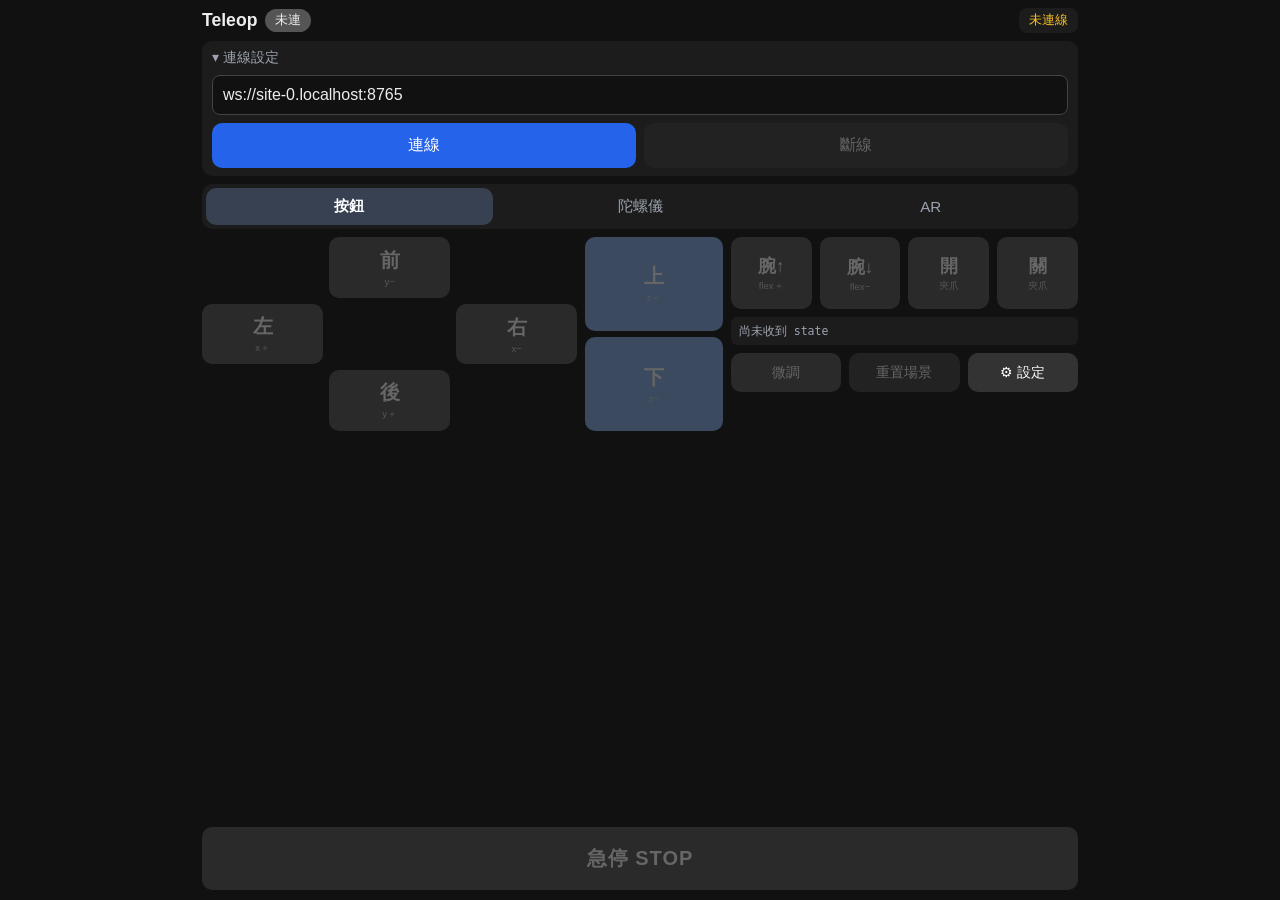
<file: output/teleop_app_sp6/index.html>
<!doctype html>
<html lang="zh-Hant">
  <head>
    <meta charset="UTF-8" />
    <meta
      name="viewport"
      content="width=device-width, initial-scale=1.0, user-scalable=no, viewport-fit=cover"
    />
    <meta name="apple-mobile-web-app-capable" content="yes" />
    <meta name="theme-color" content="#111" />
    <title>Teleop App v0</title>
    <link rel="stylesheet" href="style.css" />
  </head>
  <body>
    <!-- 版面：一個螢幕放得下，不用捲動。上：狀態與模式；中：目前模式的控制；下：狀態列、工具、急停 -->
    <header class="top">
      <div class="top-left">
        <h1>Teleop</h1>
        <span id="status" class="status disconnected">未連</span>
      </div>
      <span id="gate" class="gate blocked">未連線</span>
    </header>

    <!-- 連上後自動收起，斷線時自動展開 -->
    <details id="conn" class="conn" open>
      <summary>連線設定</summary>
      <input
        id="serverUrl"
        type="text"
        inputmode="url"
        autocapitalize="off"
        placeholder="ws://192.168.x.x:8765"
      />
      <div class="row">
        <button id="connectBtn">連線</button>
        <button id="disconnectBtn" class="secondary" disabled>斷線</button>
      </div>
    </details>

    <!-- 模式分頁：一次只顯示一種 -->
    <nav class="tabs" role="tablist">
      <button class="tab" data-tab="buttons" role="tab">按鈕</button>
      <button class="tab" data-tab="gyro" role="tab">陀螺儀</button>
      <button class="tab" data-tab="ar" role="tab">AR</button>
    </nav>

    <main class="controls">
      <!-- 方向鍵：按鈕與陀螺儀模式共用（陀螺儀只控轉向，平移仍用方向鍵） -->
      <section class="pad" data-modes="buttons gyro">
        <div class="dpad">
          <span></span>
          <button class="hold move" data-axis="y" data-dir="-1" disabled>
            前<small>y−</small>
          </button>
          <span></span>
          <button class="hold move" data-axis="x" data-dir="1" disabled>
            左<small>x＋</small>
          </button>
          <span class="dpad-center"></span>
          <button class="hold move" data-axis="x" data-dir="-1" disabled>
            右<small>x−</small>
          </button>
          <span></span>
          <button class="hold move" data-axis="y" data-dir="1" disabled>
            後<small>y＋</small>
          </button>
          <span></span>
        </div>
        <div class="zcol">
          <button class="hold move" data-axis="z" data-dir="1" disabled>
            上<small>z＋</small>
          </button>
          <button class="hold move" data-axis="z" data-dir="-1" disabled>
            下<small>z−</small>
          </button>
        </div>
      </section>

      <!-- 按鈕模式：手腕＋夾爪一排 -->
      <div class="row act" data-modes="buttons">
        <button class="hold wrist" data-dir="1" disabled>
          腕↑<small>flex＋</small>
        </button>
        <button class="hold wrist" data-dir="-1" disabled>
          腕↓<small>flex−</small>
        </button>
        <button class="hold grip" data-action="open" disabled>
          開<small>夾爪</small>
        </button>
        <button class="hold grip" data-action="close" disabled>
          關<small>夾爪</small>
        </button>
      </div>

      <!-- 陀螺儀模式：手腕改用「按住轉手機」，夾爪照舊 -->
      <div class="row act" data-modes="gyro">
        <button id="sensorBtn" class="secondary sensor">
          啟用陀螺儀<small>iPhone 會詢問權限</small>
        </button>
        <button id="orientBtn" class="hold orient" disabled hidden>
          按住轉手機<small id="orientInfo">未啟用</small>
        </button>
        <button class="hold grip" data-action="open" disabled>
          開<small>夾爪</small>
        </button>
        <button class="hold grip" data-action="close" disabled>
          關<small>夾爪</small>
        </button>
      </div>

      <!-- AR 模式：一顆大按鈕進入全螢幕 AR -->
      <section class="ar-panel" data-modes="ar">
        <button id="arStartBtn" class="ar-start" disabled>
          進入 AR<small id="arSupport">檢查中…</small>
        </button>
        <p class="hint">
          按住畫面：手機移動帶動整隻手臂；夾爪用畫面下方的按鈕。iPhone 請用
          XRViewer 開這頁，Android 用 Chrome。
        </p>
      </section>

      <div id="stateBar" class="state-bar">尚未收到 state</div>

      <div class="row tools">
        <button id="modeBtn" class="mode" disabled>微調</button>
        <button id="resetSceneBtn" class="secondary" disabled>重置場景</button>
        <button id="settingsBtn" class="secondary">⚙ 設定</button>
      </div>
    </main>

    <!-- 急停固定在最下方：任何模式都看得到、拇指按得到；急停中才出現解除鈕 -->
    <footer class="estop-bar">
      <button id="estopBtn" class="estop" disabled>急停 STOP</button>
      <button id="estopResetBtn" class="estop-reset" disabled hidden>
        解除急停
      </button>
    </footer>

    <!-- 設定：平常收起來 -->
    <dialog id="settings">
      <div class="sheet-head">
        <h2>設定</h2>
        <button id="settingsCloseBtn" class="secondary">完成</button>
      </div>

      <h3>姿態參數（陀螺儀與 AR 的轉向，按下時讀取）</h3>
      <label
        >增益 gain
        <input
          id="orientGain"
          type="number"
          value="0.7"
          min="0.1"
          max="2"
          step="0.1"
      /></label>
      <label
        >死區（度）
        <input
          id="orientDeadband"
          type="number"
          value="2.5"
          min="0"
          max="15"
          step="0.5"
      /></label>
      <label
        >平滑 smoothing
        <input
          id="orientSmoothing"
          type="number"
          value="0.3"
          min="0"
          max="0.95"
          step="0.05"
      /></label>

      <h3>訊息紀錄與測試</h3>
      <div class="row">
        <button id="helloBtn" class="secondary" disabled>送 hello</button>
        <button id="testBtn" class="secondary" disabled>送 test</button>
        <button id="clearBtn" class="secondary">清空紀錄</button>
      </div>
      <label class="toggle">
        <input id="showHighFreq" type="checkbox" />
        顯示高頻訊息（keepalive、orient_update、pose_update、state）
      </label>
      <ul id="log"></ul>
    </dialog>

    <!-- AR 模式開啟後只顯示這一層（WebXR dom-overlay），疊在相機畫面上 -->
    <div id="arOverlay" hidden>
      <div class="ar-top">
        <span id="arInfo">AR 未開始</span>
        <button id="arEstopResetBtn" class="estop-reset" disabled>
          解除急停
        </button>
        <button id="arResetSceneBtn" class="secondary" disabled>
          重置場景
        </button>
        <button id="arExitBtn" class="secondary">結束 AR</button>
      </div>
      <button id="arEstopBtn" class="estop">急停 STOP</button>
      <div class="ar-control-modes" role="group" aria-label="AR 控制模式">
        <button type="button" data-ar-control="translation" aria-pressed="true">平移</button>
        <button type="button" data-ar-control="wrist" aria-pressed="false">手腕</button>
      </div>
      <div id="arModeHint" class="ar-mode-hint">平移：只控制位置，忽略手機傾斜</div>
      <button id="arClutch" class="hold ar-clutch" disabled>
        <span id="arClutchLabel">按住平移</span>
        <small id="arClutchHint">夾爪用下方按鈕，可以跟這裡同時按</small>
        <small id="arReadout"></small>
      </button>
      <div class="row ar-grip">
        <button class="hold ar-grip-btn" data-action="open" disabled>
          夾爪 開
        </button>
        <button class="hold ar-grip-btn" data-action="close" disabled>
          夾爪 關
        </button>
      </div>
    </div>

    <script src="ar_control_modes.js?v=explicit-v2"></script>
    <script src="app.js?v=explicit-v2"></script>
  </body>
</html>
</file>
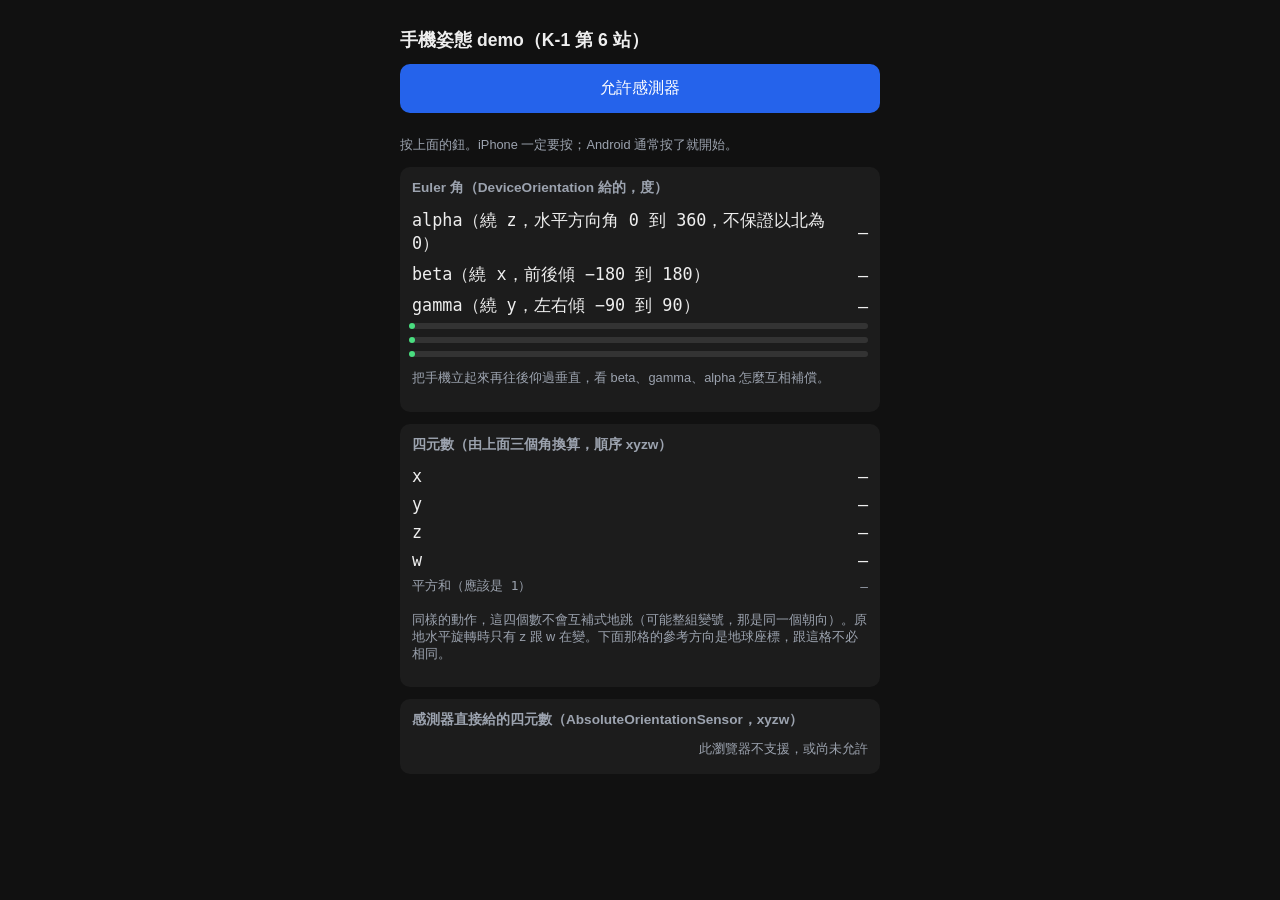
<file: output/teleop_app_sp6/orientation.html>
<!doctype html>
<html lang="zh-Hant">
  <head>
    <meta charset="UTF-8" />
    <meta name="viewport" content="width=device-width, initial-scale=1.0" />
    <title>手機姿態 demo</title>
    <style>
      body {
        font-family: -apple-system, "PingFang TC", sans-serif;
        background: #111;
        color: #eee;
        margin: 0;
        padding: 16px;
        max-width: 480px;
        margin: 0 auto;
      }
      h1 {
        font-size: 1.1rem;
      }
      button {
        width: 100%;
        padding: 14px;
        font-size: 1rem;
        border: none;
        border-radius: 10px;
        background: #2563eb;
        color: #fff;
        margin-bottom: 12px;
      }
      .card {
        background: #1c1c1c;
        border-radius: 10px;
        padding: 12px;
        margin-bottom: 12px;
      }
      .card h2 {
        font-size: 0.85rem;
        color: #9ca3af;
        margin: 0 0 8px;
      }
      table {
        width: 100%;
        border-collapse: collapse;
        font-family: ui-monospace, Menlo, monospace;
        font-size: 1.05rem;
      }
      td {
        padding: 4px 0;
      }
      td:last-child {
        text-align: right;
      }
      .bar {
        height: 6px;
        background: #333;
        border-radius: 3px;
        margin: 2px 0 8px;
        position: relative;
      }
      .bar i {
        position: absolute;
        top: 0;
        height: 6px;
        width: 6px;
        border-radius: 3px;
        background: #4ade80;
        transform: translateX(-3px);
      }
      .note {
        font-size: 0.8rem;
        color: #9ca3af;
      }
      .warn {
        color: #fbbf24;
      }
    </style>
  </head>
  <body>
    <h1>手機姿態 demo（K-1 第 6 站）</h1>
    <button id="btn">允許感測器</button>
    <p id="msg" class="note">
      按上面的鈕。iPhone 一定要按；Android 通常按了就開始。
    </p>

    <div class="card">
      <h2>Euler 角（DeviceOrientation 給的，度）</h2>
      <table>
        <tr>
          <td>alpha（繞 z，水平方向角 0 到 360，不保證以北為 0）</td>
          <td id="a">–</td>
        </tr>
        <tr>
          <td>beta（繞 x，前後傾 −180 到 180）</td>
          <td id="b">–</td>
        </tr>
        <tr>
          <td>gamma（繞 y，左右傾 −90 到 90）</td>
          <td id="g">–</td>
        </tr>
      </table>
      <div class="bar"><i id="ba"></i></div>
      <div class="bar"><i id="bb"></i></div>
      <div class="bar"><i id="bg"></i></div>
      <p class="note">把手機立起來再往後仰過垂直，看 beta、gamma、alpha 怎麼互相補償。</p>
    </div>

    <div class="card">
      <h2>四元數（由上面三個角換算，順序 xyzw）</h2>
      <table>
        <tr>
          <td>x</td>
          <td id="qx">–</td>
        </tr>
        <tr>
          <td>y</td>
          <td id="qy">–</td>
        </tr>
        <tr>
          <td>z</td>
          <td id="qz">–</td>
        </tr>
        <tr>
          <td>w</td>
          <td id="qw">–</td>
        </tr>
        <tr>
          <td class="note">平方和（應該是 1）</td>
          <td id="qn" class="note">–</td>
        </tr>
      </table>
      <p class="note">
        同樣的動作，這四個數不會互補式地跳（可能整組變號，那是同一個朝向）。原地水平旋轉時只有 z 跟 w 在變。下面那格的參考方向是地球座標，跟這格不必相同。
      </p>
    </div>

    <div class="card">
      <h2>感測器直接給的四元數（AbsoluteOrientationSensor，xyzw）</h2>
      <table>
        <tr>
          <td colspan="2" id="sq" class="note">此瀏覽器不支援，或尚未允許</td>
        </tr>
      </table>
    </div>

    <script>
      const $ = (id) => document.getElementById(id);
      const rad = Math.PI / 180;

      // DeviceOrientation 的 Euler 順序是 Z（alpha）、X'（beta）、Y''（gamma），內旋。
      // 換成四元數：q = qz(alpha) · qx(beta) · qy(gamma)
      function eulerToQuat(alpha, beta, gamma) {
        const ca = Math.cos((alpha * rad) / 2),
          sa = Math.sin((alpha * rad) / 2);
        const cb = Math.cos((beta * rad) / 2),
          sb = Math.sin((beta * rad) / 2);
        const cg = Math.cos((gamma * rad) / 2),
          sg = Math.sin((gamma * rad) / 2);
        // 依 ZXY 內旋展開（W3C DeviceOrientation 規格附錄的公式）
        const x = sb * ca * cg - cb * sa * sg;
        const y = cb * ca * sg + sb * sa * cg;
        const z = cb * sa * cg + sb * ca * sg;
        const w = cb * ca * cg - sb * sa * sg;
        return [x, y, z, w];
      }

      function show(id, v, digits = 1) {
        $(id).textContent = v == null ? "–" : v.toFixed(digits);
      }

      function onOrient(e) {
        if (e.alpha == null) {
          $("msg").textContent = "有事件但沒有數值：這台裝置可能沒有陀螺儀。";
          return;
        }
        $("msg").textContent = "收到資料，開始轉手機。";
        show("a", e.alpha);
        show("b", e.beta);
        show("g", e.gamma);
        $("ba").style.left = (e.alpha / 360) * 100 + "%";
        $("bb").style.left = ((e.beta + 180) / 360) * 100 + "%";
        $("bg").style.left = ((e.gamma + 90) / 180) * 100 + "%";
        const q = eulerToQuat(e.alpha, e.beta, e.gamma);
        show("qx", q[0], 3);
        show("qy", q[1], 3);
        show("qz", q[2], 3);
        show("qw", q[3], 3);
        show(
          "qn",
          q.reduce((s, v) => s + v * v, 0),
          3,
        );
      }

      function startSensorQuat() {
        if (!("AbsoluteOrientationSensor" in window)) return;
        try {
          const s = new AbsoluteOrientationSensor({ frequency: 30 });
          s.addEventListener("reading", () => {
            const q = s.quaternion; // xyzw
            $("sq").textContent = q.map((v) => v.toFixed(3)).join("  ");
          });
          s.addEventListener("error", (ev) => {
            $("sq").textContent = "感測器錯誤：" + ev.error.name;
          });
          s.start();
        } catch (err) {
          $("sq").textContent = "無法啟動：" + err.message;
        }
      }

      async function start() {
        if (!window.isSecureContext) {
          $("msg").innerHTML =
            '<span class="warn">這頁不是 HTTPS，手機瀏覽器不會給感測器資料。用 serve_https.py 開。</span>';
          return;
        }
        if (typeof DeviceOrientationEvent?.requestPermission === "function") {
          const r = await DeviceOrientationEvent.requestPermission();
          if (r !== "granted") {
            $("msg").innerHTML = '<span class="warn">沒拿到權限。</span>';
            return;
          }
        }
        window.addEventListener("deviceorientation", onOrient);
        startSensorQuat();
        $("msg").textContent = "等資料中…（桌機沒有感測器，會一直等）";
      }
      $("btn").onclick = start;
    </script>
  </body>
</html>
</file>
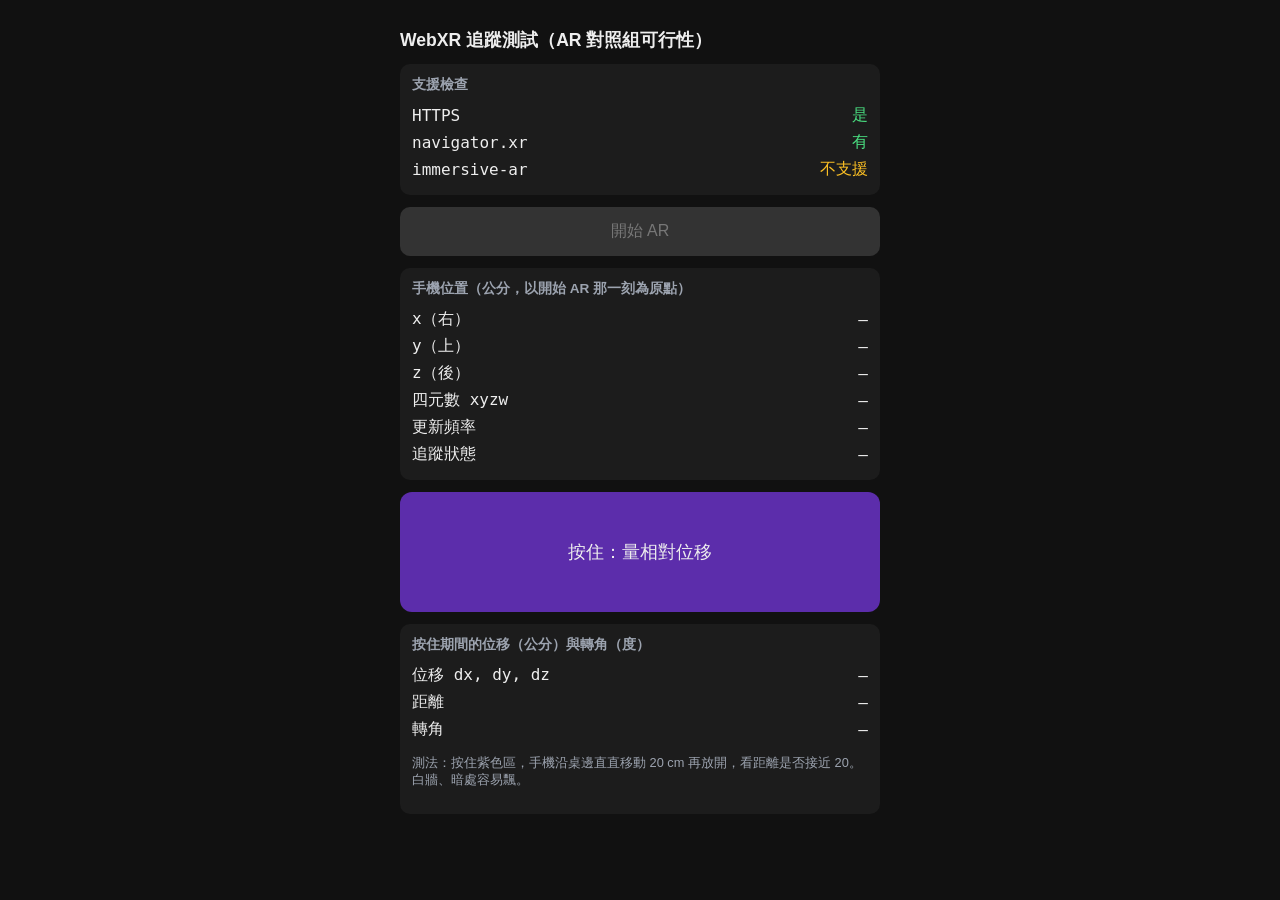
<file: output/teleop_app_sp6/xr-test.html>
<!doctype html>
<html lang="zh-Hant">
  <head>
    <meta charset="UTF-8" />
    <meta
      name="viewport"
      content="width=device-width, initial-scale=1.0, user-scalable=no"
    />
    <title>WebXR 追蹤測試</title>
    <style>
      body {
        font-family: -apple-system, "PingFang TC", sans-serif;
        background: #111;
        color: #eee;
        margin: 0 auto;
        padding: 16px;
        max-width: 480px;
      }
      h1 {
        font-size: 1.1rem;
      }
      button {
        width: 100%;
        padding: 14px;
        font-size: 1rem;
        border: none;
        border-radius: 10px;
        background: #2563eb;
        color: #fff;
        margin-bottom: 12px;
      }
      button:disabled {
        background: #333;
        color: #777;
      }
      .card {
        background: #1c1c1c;
        border-radius: 10px;
        padding: 12px;
        margin-bottom: 12px;
      }
      .card h2 {
        font-size: 0.85rem;
        color: #9ca3af;
        margin: 0 0 8px;
      }
      table {
        width: 100%;
        border-collapse: collapse;
        font-family: ui-monospace, Menlo, monospace;
        font-size: 1rem;
      }
      td {
        padding: 3px 0;
      }
      td:last-child {
        text-align: right;
      }
      .note {
        font-size: 0.8rem;
        color: #9ca3af;
      }
      .warn {
        color: #fbbf24;
      }
      .ok {
        color: #4ade80;
      }
      /* AR 開啟後這層疊在相機畫面上（dom-overlay） */
      #overlay {
        background: transparent;
      }
      #overlay.in-ar {
        padding: 16px;
      }
      #overlay.in-ar .card {
        background: rgba(0, 0, 0, 0.6);
      }
      #clutch {
        width: 100%;
        height: 120px;
        border-radius: 12px;
        background: rgba(124, 58, 237, 0.7);
        display: flex;
        align-items: center;
        justify-content: center;
        font-size: 1.1rem;
        touch-action: none;
        user-select: none;
        -webkit-user-select: none;
      }
      #clutch.held {
        outline: 3px solid #facc15;
      }
    </style>
  </head>
  <body>
    <div id="overlay">
      <h1>WebXR 追蹤測試（AR 對照組可行性）</h1>
      <div class="card">
        <h2>支援檢查</h2>
        <table>
          <tr>
            <td>HTTPS</td>
            <td id="secure">–</td>
          </tr>
          <tr>
            <td>navigator.xr</td>
            <td id="hasXr">–</td>
          </tr>
          <tr>
            <td>immersive-ar</td>
            <td id="arSupported">–</td>
          </tr>
        </table>
      </div>

      <button id="startBtn" disabled>開始 AR</button>

      <div class="card">
        <h2>手機位置（公分，以開始 AR 那一刻為原點）</h2>
        <table>
          <tr>
            <td>x（右）</td>
            <td id="px">–</td>
          </tr>
          <tr>
            <td>y（上）</td>
            <td id="py">–</td>
          </tr>
          <tr>
            <td>z（後）</td>
            <td id="pz">–</td>
          </tr>
          <tr>
            <td>四元數 xyzw</td>
            <td id="q">–</td>
          </tr>
          <tr>
            <td>更新頻率</td>
            <td id="fps">–</td>
          </tr>
          <tr>
            <td>追蹤狀態</td>
            <td id="track">–</td>
          </tr>
        </table>
      </div>

      <div id="clutch">按住：量相對位移</div>
      <div class="card" style="margin-top: 12px">
        <h2>按住期間的位移（公分）與轉角（度）</h2>
        <table>
          <tr>
            <td>位移 dx, dy, dz</td>
            <td id="dp">–</td>
          </tr>
          <tr>
            <td>距離</td>
            <td id="dist">–</td>
          </tr>
          <tr>
            <td>轉角</td>
            <td id="dang">–</td>
          </tr>
        </table>
        <p class="note">
          測法：按住紫色區，手機沿桌邊直直移動 20 cm 再放開，看距離是否接近
          20。白牆、暗處容易飄。
        </p>
      </div>
      <p id="msg" class="note"></p>
    </div>

    <script>
      // 最小 WebXR 測試：確認這支手機＋瀏覽器拿不拿得到 6 自由度姿態、準不準、頻率多少。
      // 跟 TidyBot++ 同一套 API：immersive-ar session、local 參考空間、dom-overlay 疊介面。
      const $ = (id) => document.getElementById(id);
      const fmt = (v, d = 1) => v.toFixed(d);
      let session = null;
      let latest = null; // {p:[x,y,z] 公尺, q:[x,y,z,w]}
      let ref = null; // 按住那一刻的姿態
      let frames = 0,
        lastFpsT = performance.now();

      function setMsg(text, cls = "note") {
        $("msg").className = cls;
        $("msg").textContent = text;
      }

      async function checkSupport() {
        $("secure").textContent = window.isSecureContext ? "是" : "否";
        $("secure").className = window.isSecureContext ? "ok" : "warn";
        $("hasXr").textContent = navigator.xr ? "有" : "沒有";
        $("hasXr").className = navigator.xr ? "ok" : "warn";
        if (!navigator.xr) {
          $("arSupported").textContent = "–";
          setMsg(
            "這個瀏覽器沒有 WebXR。iPhone 要用 XR Browser 類的 App 開；Android 用 Chrome。",
            "warn",
          );
          return;
        }
        try {
          const ok = await navigator.xr.isSessionSupported("immersive-ar");
          $("arSupported").textContent = ok ? "支援" : "不支援";
          $("arSupported").className = ok ? "ok" : "warn";
          $("startBtn").disabled = !ok;
        } catch (e) {
          $("arSupported").textContent = "檢查失敗";
          setMsg(e.message, "warn");
        }
      }

      async function startAR() {
        try {
          session = await navigator.xr.requestSession("immersive-ar", {
            requiredFeatures: ["local"],
            optionalFeatures: ["dom-overlay"],
            domOverlay: { root: $("overlay") },
          });
        } catch (e) {
          setMsg(`開不了 AR：${e.message}`, "warn");
          return;
        }
        $("overlay").classList.add("in-ar");
        $("startBtn").disabled = true;
        // WebXR 規定要有一個 WebGL 圖層才會跑畫格；我們不畫東西，每格清成透明讓相機畫面透出來
        const canvas = document.createElement("canvas");
        const gl = canvas.getContext("webgl", { xrCompatible: true });
        session.updateRenderState({ baseLayer: new XRWebGLLayer(session, gl) });
        const space = await session.requestReferenceSpace("local");
        session.addEventListener("end", () => {
          session = null;
          $("overlay").classList.remove("in-ar");
          $("startBtn").disabled = false;
          setMsg("AR 已結束");
        });
        setMsg(
          session.domOverlayState
            ? "AR 開啟，介面疊在相機畫面上"
            : "AR 開啟，但這個瀏覽器不支援把介面疊上去（dom-overlay）",
        );

        const onFrame = (t, frame) => {
          session.requestAnimationFrame(onFrame);
          const layer = session.renderState.baseLayer;
          gl.bindFramebuffer(gl.FRAMEBUFFER, layer.framebuffer);
          gl.clearColor(0, 0, 0, 0);
          gl.clear(gl.COLOR_BUFFER_BIT);
          const pose = frame.getViewerPose(space);
          if (!pose) {
            $("track").textContent = "追蹤遺失";
            $("track").className = "warn";
            return;
          }
          const { position: p, orientation: o } = pose.transform;
          latest = { p: [p.x, p.y, p.z], q: [o.x, o.y, o.z, o.w] };
          frames++;
          show();
          $("track").textContent = pose.emulatedPosition
            ? "只有姿態（位置是估的）"
            : "6 自由度";
          $("track").className = pose.emulatedPosition ? "warn" : "ok";
        };
        session.requestAnimationFrame(onFrame);
      }

      // 轉角：兩個姿態之間差幾度，q 與 −q 視為同一個
      function angleDeg(a, b) {
        const dot = Math.abs(
          a[0] * b[0] + a[1] * b[1] + a[2] * b[2] + a[3] * b[3],
        );
        return ((2 * Math.acos(Math.min(1, dot))) / Math.PI) * 180;
      }

      function show() {
        const { p, q } = latest;
        $("px").textContent = fmt(p[0] * 100);
        $("py").textContent = fmt(p[1] * 100);
        $("pz").textContent = fmt(p[2] * 100);
        $("q").textContent = q.map((v) => fmt(v, 2)).join(" ");
        const now = performance.now();
        if (now - lastFpsT > 1000) {
          $("fps").textContent =
            `${Math.round((frames * 1000) / (now - lastFpsT))} Hz`;
          frames = 0;
          lastFpsT = now;
        }
        if (ref) {
          const d = p.map((v, i) => (v - ref.p[i]) * 100);
          $("dp").textContent = d.map((v) => fmt(v)).join(", ");
          $("dist").textContent = fmt(Math.hypot(...d));
          $("dang").textContent = fmt(angleDeg(ref.q, q));
        }
      }

      const clutch = $("clutch");
      clutch.addEventListener("pointerdown", (e) => {
        e.preventDefault();
        if (!latest) {
          setMsg("還沒有姿態資料，先按「開始 AR」", "warn");
          return;
        }
        ref = { p: [...latest.p], q: [...latest.q] };
        clutch.classList.add("held");
        clutch.setPointerCapture?.(e.pointerId);
      });
      const release = () => {
        ref = null;
        clutch.classList.remove("held");
      };
      ["pointerup", "pointercancel"].forEach((t) =>
        clutch.addEventListener(t, release),
      );

      $("startBtn").onclick = startAR;
      checkSupport();
    </script>
  </body>
</html>
</file>
<file: output/teleop_app_sp6/style.css>
* {
  box-sizing: border-box;
  margin: 0;
  padding: 0;
}

:root {
  --bg: #111;
  --panel: #1c1c1c;
  --line: #2a2a2a;
  --text: #eee;
  --muted: #9ca3af;
  --blue: #2563eb;
  --btn: #374151;
  --btn-held: #facc15;
  --ok: #16a34a;
  --bad: #dc2626;
}

[hidden] {
  display: none !important;
}

/* 整頁一個螢幕高、不捲動：上中下三段，中間（控制區）吃掉剩下的高度 */
html,
body {
  height: 100%;
}
body {
  font-family: -apple-system, "PingFang TC", "Noto Sans TC", sans-serif;
  background: var(--bg);
  color: var(--text);
  height: 100dvh;
  display: flex;
  flex-direction: column;
  gap: 8px;
  padding: calc(8px + env(safe-area-inset-top)) 12px
    calc(10px + env(safe-area-inset-bottom));
  max-width: 520px;
  margin: 0 auto;
  overflow: hidden;
  -webkit-text-size-adjust: 100%;
}

/* ===== 頂列：標題、連線狀態、動作閘門 ===== */
.top {
  display: flex;
  justify-content: space-between;
  align-items: center;
  gap: 8px;
}
.top-left {
  display: flex;
  align-items: center;
  gap: 8px;
}
h1 {
  font-size: 1.1rem;
}
.status {
  padding: 3px 10px;
  border-radius: 12px;
  font-size: 0.8rem;
}
.status.disconnected {
  background: #555;
}
.status.connected {
  background: #1a7f37;
}
.status.reconnecting {
  background: #b45309;
}
.gate {
  padding: 4px 10px;
  border-radius: 8px;
  font-size: 0.8rem;
  background: var(--panel);
  white-space: nowrap;
}
.gate.ok {
  color: #4ade80;
}
.gate.blocked {
  color: #fbbf24;
}

/* ===== 連線設定（可收合） ===== */
details {
  background: var(--panel);
  border-radius: 10px;
  padding: 8px 10px;
}
summary {
  cursor: pointer;
  font-size: 0.85rem;
  color: var(--muted);
  list-style: none;
}
summary::before {
  content: "▸ ";
}
details[open] summary::before {
  content: "▾ ";
}
details[open] summary {
  margin-bottom: 8px;
}
#serverUrl {
  width: 100%;
  padding: 10px;
  border-radius: 8px;
  border: 1px solid #444;
  background: #111;
  color: var(--text);
  font-size: 1rem;
  margin-bottom: 8px;
}

.row {
  display: flex;
  gap: 8px;
}

/* ===== 按鈕通則 ===== */
button {
  flex: 1;
  padding: 12px;
  font-size: 1rem;
  border: none;
  border-radius: 10px;
  background: var(--blue);
  color: #fff;
  -webkit-tap-highlight-color: transparent;
}
button:disabled {
  background: #2a2a2a;
  color: #666;
}
button.secondary {
  background: #333;
}
button.secondary:disabled {
  background: #222;
}
#disconnectBtn:not(:disabled) {
  background: #7f1d1d;
}

/* ===== 模式分頁 ===== */
.tabs {
  display: flex;
  gap: 4px;
  padding: 4px;
  border-radius: 10px;
  background: var(--panel);
}
.tab {
  padding: 8px;
  font-size: 0.95rem;
  background: transparent;
  color: var(--muted);
}
.tab.active {
  background: #374151;
  color: #fff;
  font-weight: 600;
}

/* ===== 控制區：吃掉剩下的高度；方向鍵跟著縮放 ===== */
.controls {
  flex: 1;
  min-height: 0;
  display: flex;
  flex-direction: column;
  gap: 8px;
}

/* 按住型按鈕：不讓瀏覽器把長按當捲動／選字／叫出選單 */
.hold {
  touch-action: none;
  -webkit-user-select: none;
  user-select: none;
  -webkit-touch-callout: none;
  background: var(--btn);
  display: flex;
  flex-direction: column;
  align-items: center;
  justify-content: center;
  gap: 2px;
  font-size: 1.25rem;
  font-weight: 600;
}
.hold small,
button small {
  display: block;
  font-size: 0.6rem;
  font-weight: 400;
  color: var(--muted);
}
.hold:disabled small {
  color: #555;
}
.hold.held {
  background: #4b5563;
  outline: 3px solid var(--btn-held);
  outline-offset: -3px;
}

/* 方向盤：十字 3×3 ＋ 右側上下，高度隨螢幕伸縮 */
.pad {
  flex: 1;
  min-height: 120px;
  display: flex;
  gap: 8px;
}
.dpad {
  flex: 3;
  display: grid;
  grid-template-columns: repeat(3, 1fr);
  grid-template-rows: repeat(3, minmax(0, 1fr));
  gap: 6px;
}
/* 方向鍵可以縮到比內距還矮，螢幕小或連線設定展開時才不會疊到下一排 */
.dpad .hold,
.zcol .hold {
  min-height: 0;
  padding: 0;
}
.dpad-center {
  border-radius: 50%;
  background: #222;
  margin: 25%;
}
.zcol {
  flex: 1.1;
  display: flex;
  flex-direction: column;
  gap: 6px;
}
.zcol .hold {
  flex: 1;
  background: #3b4a5e;
}

/* 手腕、夾爪、陀螺儀：一排 */
.act {
  height: 72px;
  flex: 0 0 auto;
}
.act button {
  padding: 6px;
  font-size: 1.1rem;
}
.wrist {
  background: #4b5563;
}
.grip {
  background: #0f766e;
}
.sensor {
  flex: 2;
  font-size: 0.95rem;
}
.orient {
  flex: 2;
  background: #7c3aed;
}

/* AR 分頁：一顆大按鈕＋一行說明 */
.ar-panel {
  flex: 1;
  display: flex;
  flex-direction: column;
  gap: 8px;
  min-height: 0;
}
.ar-start {
  flex: 1;
  font-size: 1.4rem;
  font-weight: 700;
  background: #0e7490;
}
.ar-start small {
  margin-top: 6px;
  font-size: 0.8rem;
}
.hint {
  font-size: 0.8rem;
  color: var(--muted);
  line-height: 1.5;
}

/* 狀態列：最多兩行，不截斷 */
.state-bar {
  padding: 6px 8px;
  border-radius: 6px;
  background: var(--panel);
  color: var(--muted);
  font-size: 0.72rem;
  font-family: ui-monospace, Menlo, monospace;
  line-height: 1.4;
}

.tools button {
  padding: 10px 6px;
  font-size: 0.9rem;
}
.mode {
  background: #6d28d9;
}

/* ===== 急停：固定在最下方，整條寬 ===== */
.estop-bar {
  display: flex;
  gap: 8px;
}
button.estop {
  flex: 3;
  width: 100%;
  padding: 18px;
  font-size: 1.25rem;
  font-weight: 800;
  letter-spacing: 0.05em;
  background: var(--bad);
  touch-action: none;
  -webkit-user-select: none;
  user-select: none;
}
button.estop:disabled {
  background: #2a2a2a;
}
button.estop:active:not(:disabled) {
  background: #991b1b;
}
.estop-reset {
  flex: 2;
  background: #b45309;
  font-weight: 700;
}
.estop-reset:disabled {
  background: #2a2a2a;
}

/* ack 回饋：綠閃＝ok，紅閃＝rejected */
button.flash-ok {
  animation: flashOk 0.4s;
}
button.flash-bad {
  animation: flashBad 0.6s;
}
@keyframes flashOk {
  50% {
    background: var(--ok);
  }
}
@keyframes flashBad {
  50% {
    background: var(--bad);
  }
}

/* ===== 設定（全螢幕對話框） ===== */
#settings {
  width: 100%;
  max-width: 520px;
  height: 100dvh;
  max-height: 100dvh;
  margin: 0 auto;
  padding: calc(12px + env(safe-area-inset-top)) 14px
    calc(14px + env(safe-area-inset-bottom));
  border: none;
  background: var(--bg);
  color: var(--text);
}
#settings::backdrop {
  background: rgba(0, 0, 0, 0.6);
}
.sheet-head {
  display: flex;
  align-items: center;
  justify-content: space-between;
  margin-bottom: 8px;
}
.sheet-head h2 {
  font-size: 1.1rem;
}
.sheet-head button {
  flex: 0 0 auto;
  padding: 8px 16px;
}
#settings h3 {
  font-size: 0.85rem;
  color: var(--muted);
  margin: 14px 0 8px;
}
#settings label {
  display: flex;
  justify-content: space-between;
  align-items: center;
  font-size: 0.85rem;
  color: var(--muted);
  margin-bottom: 6px;
}
#settings input[type="number"] {
  width: 90px;
  padding: 6px;
  border-radius: 6px;
  border: 1px solid #444;
  background: #111;
  color: var(--text);
  font-size: 1rem;
}
#settings .row button {
  padding: 8px;
  font-size: 0.85rem;
}
#settings .toggle {
  justify-content: flex-start;
  gap: 6px;
  margin-top: 8px;
}

/* ===== 紀錄 ===== */
#log {
  list-style: none;
  font-size: 0.72rem;
  margin-top: 8px;
}
#log li {
  padding: 6px 0;
  border-bottom: 1px solid var(--line);
  display: flex;
  gap: 6px;
  align-items: baseline;
}
#log .dir {
  flex: 0 0 auto;
  padding: 1px 6px;
  border-radius: 4px;
  font-size: 0.7rem;
}
#log .dir.out {
  background: #1e3a8a;
}
#log .dir.in {
  background: #14532d;
}
#log .dir.sys {
  background: #57534e;
}
#log .time {
  flex: 0 0 auto;
  color: #888;
}
#log code {
  word-break: break-all;
}

/* ===== AR overlay：開啟後整頁只剩這一層疊在相機畫面上 ===== */
#arOverlay:not([hidden]) {
  position: fixed;
  inset: 0;
  display: flex;
  flex-direction: column;
  gap: 10px;
  padding: calc(10px + env(safe-area-inset-top)) 12px
    calc(12px + env(safe-area-inset-bottom));
  background: transparent;
}
#arOverlay.opaque {
  background: var(--bg);
}
.ar-top {
  display: flex;
  align-items: center;
  gap: 8px;
  color: #fff;
  font-size: 0.85rem;
  text-shadow: 0 1px 2px #000;
}
.ar-top span {
  flex: 1;
}
.ar-top button {
  flex: 0 0 auto;
  padding: 8px 12px;
}
#arOverlay .estop {
  flex: 0 0 auto;
}
.ar-control-modes {
  display: flex;
  gap: 10px;
}
.ar-control-modes button {
  flex: 1;
  min-height: 48px;
  background: #262d35;
  border: 2px solid transparent;
  color: #d4dfed;
}
.ar-control-modes button[aria-pressed="true"] {
  background: #2563eb;
  border: 2px solid #9ecbff;
  color: white;
}
.ar-mode-hint { font-size: 14px; color: #d4dfed; text-align: center; }
.ar-clutch {
  flex: 1;
  background: rgba(14, 116, 144, 0.45);
  font-size: 1.1rem;
}
.ar-clutch small {
  font-size: 0.75rem;
  color: #e5e7eb;
}
.ar-clutch:disabled {
  background: rgba(42, 42, 42, 0.6);
}
.ar-grip {
  flex: 0 0 auto;
  height: 84px;
}
.ar-grip-btn {
  background: rgba(15, 118, 110, 0.85);
}
.ar-grip-btn:disabled {
  background: rgba(42, 42, 42, 0.6);
}
.ar-clutch.held {
  background: rgba(14, 116, 144, 0.7);
}

/* ===== 橫拿：方向盤在左，其餘在右 ===== */
@media (orientation: landscape) and (min-width: 640px) {
  body {
    max-width: 900px;
  }
  .controls {
    display: grid;
    grid-template-columns: 3fr 2fr;
    grid-auto-rows: min-content;
  }
  .pad,
  .ar-panel {
    grid-row: span 4;
    max-height: none;
  }
}
</file>
